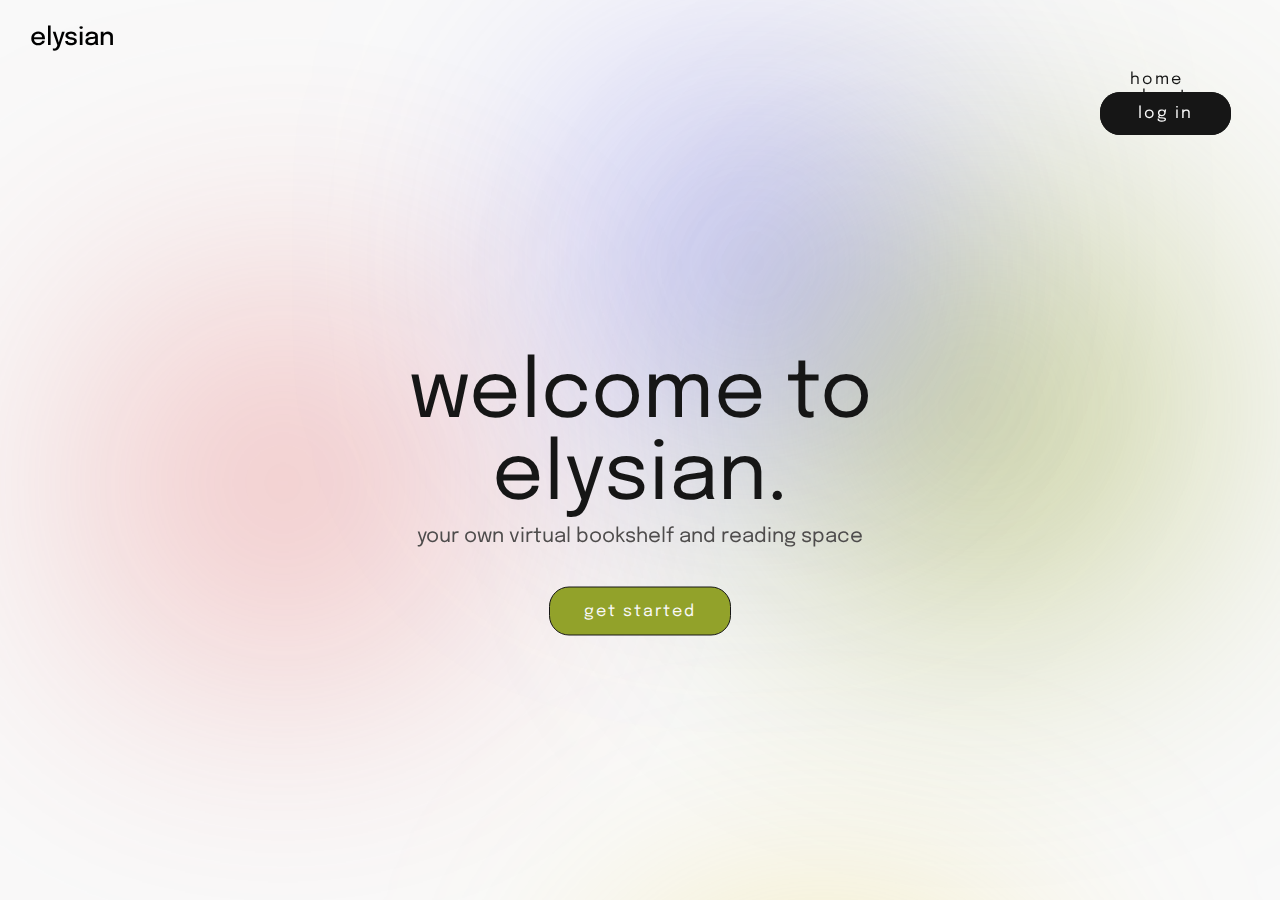
<file: index.html>
<!DOCTYPE html>
<html lang="en">
<head>
    <meta charset="UTF-8">
    <meta name="viewport" content="width=device-width, initial-scale=1.0">
    <link rel="preconnect" href="https://fonts.googleapis.com">
    <link rel="preconnect" href="https://fonts.gstatic.com" crossorigin>
    <link href="https://fonts.googleapis.com/css2?family=Epilogue:ital,wght@0,100..900;1,100..900&display=swap" rel="stylesheet">
    <link rel="stylesheet" href="style.css" />
    <link rel="icon" type="image/x-icon" href="assets/logo.png">
    <title>elysian</title>
</head>
<body>
    <div class="decoration">
        <div class="circle1"></div>
        <div class="circle2"></div>
        <div class="circle3"></div>
        <div class="circle4"></div>
    </div>
    <div class="main">
        <div class="navbar">
            <div id="title1">elysian</div>
            <div id="links">
                <a href="index.html" id="l">home</a>
                <a href="about.html" id="l">about</a>
                <a href="#loginpage" id="l2">log in</a>
            </div>
        </div>
        <div class="main-container">
            <div class="heading">welcome to elysian.</div>
            <div class="subtitle">your own virtual bookshelf and reading space</div>
            <div class="b1"><a href="#loginpage" id="sign">get started</a></div>
        </div>
    </div>
</body>
</html>
</file>
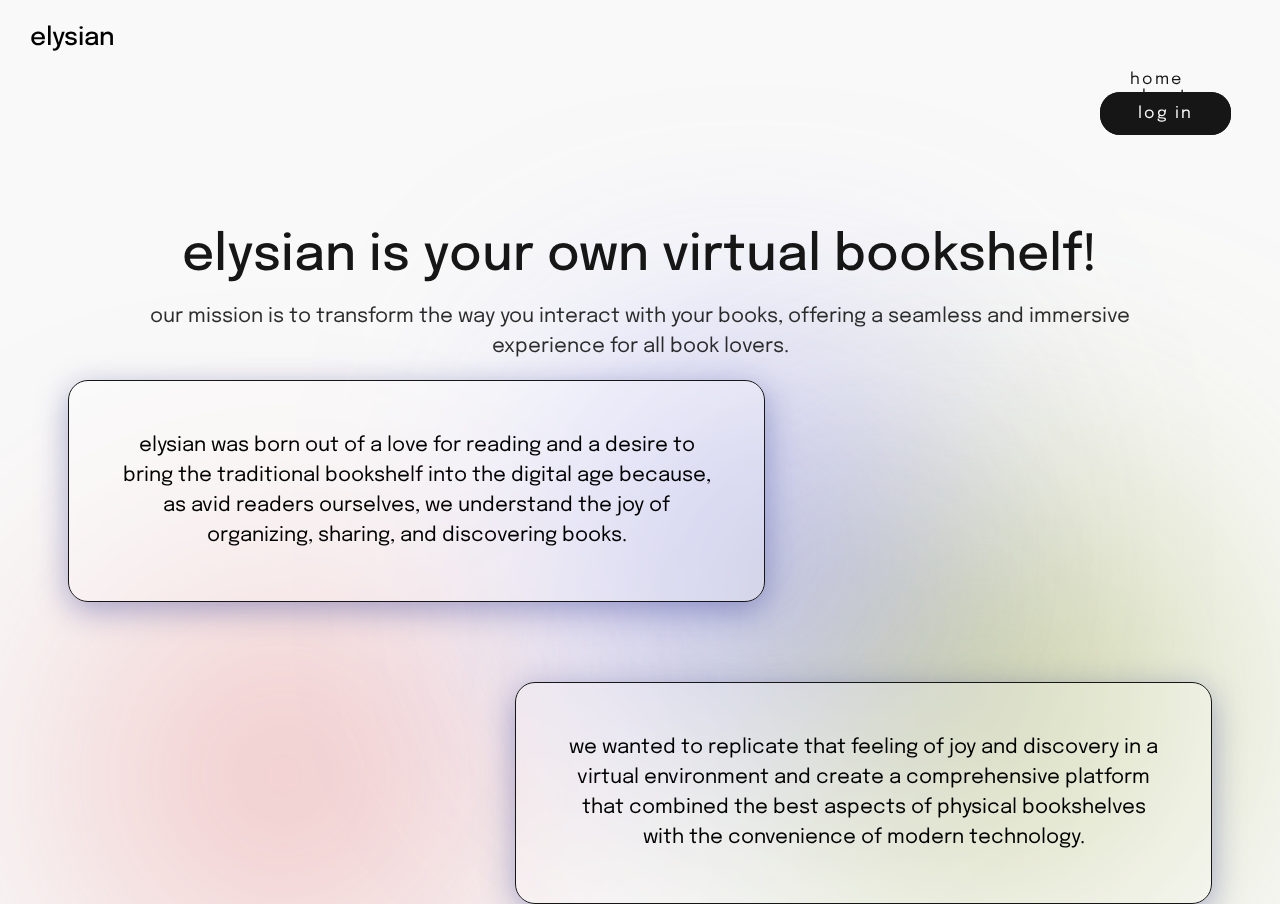
<file: about.html>
<!DOCTYPE html>
<html lang="en">
<head>
    <meta charset="UTF-8">
    <meta name="viewport" content="width=device-width, initial-scale=1.0">
    <link rel="preconnect" href="https://fonts.googleapis.com">
    <link rel="preconnect" href="https://fonts.gstatic.com" crossorigin>
    <link href="https://fonts.googleapis.com/css2?family=Epilogue:ital,wght@0,100..900;1,100..900&display=swap" rel="stylesheet">
    <link rel="stylesheet" href="style.css" />
    <link rel="icon" type="image/x-icon" href="assets/logo.png">
    <title>elysian about</title>
</head>
<body>
    <div class="decoration">
        <div class="circle1"></div>
        <div class="circle2"></div>
        <div class="circle3"></div>
        <div class="circle4"></div>
    </div>
    <div class="main">
        <div class="navbar">
            <div id="title1">elysian</div>
            <div id="links">
                <a href="index.html" id="l">home</a>
                <a href="about.html" id="l">about</a>
                <a href="#loginpage" id="l2" onclick="openForm()">log in</a>
            </div>
        </div>
        <div class="main-container-about">
            <div id="head">elysian is your own virtual bookshelf!</div>
            <div id="sub">our mission is to transform the way you interact with your books, offering a seamless and immersive experience for all book lovers.</div>
        </div>
        <div class="overview-container">
            <div id="sub2">elysian was born out of a love for reading and a desire to bring the traditional bookshelf into the digital age because, as avid readers ourselves, we understand the joy of organizing, sharing, and discovering books.</div>
            <div id="sub3">we wanted to replicate that feeling of joy and discovery in a virtual environment and create a comprehensive platform that combined the best aspects of physical bookshelves with the convenience of modern technology.</div>
        </div>
        <div class="features">
            
        </div>
        <div id="loginPage">
            <form action="/action_page.php">
                <div id="log">Log In</div>
                <div id="signupp">Don't have an account? <button type="button" id="sign2" onclick="openForm2()">sign up</button></div><br>
                <div id="userr">Username</div>
                <input type="text" placeholder="Enter username"><br>
                <div id="pwd">Password</div>
                <input type="password" placeholder="Enter password"><br>
                <button type="submit" id="login1">l o g&emsp;i n</button><br>
                <button type="button" id="close" onclick="closeForm()">close</button>
            </form>
        </div>
        <div id="signupPage">
            <form action="/action_page.php">
                <div id="reg">Register</div>
                <div class="firstname">
                    <div id="fn">First name*</div>
                <input type="text" placeholder="First name" id="infn">
                </div>
                <div class="lastname">
                    <div id="ln">Last name</div>
                <input type="text" placeholder="Last name" id="inln">
                </div>
                <div id="mail">Email ID*</div>
                <input type="text" placeholder="Enter a valid email id"><br>
                <div id="age">Birthday</div>
                <input type="date"><br>
                <div id="pwd2">Password*</div>
                <input type="password" placeholder="Enter password"><br>
                <div id="confirmpwd">Confirm Password*</div>
                <input type="password" placeholder="Enter password"><br>
                <button type="submit" id="register">r e g i s t e r</button><br>
                <button type="button" id="close" onclick="closeForm2()">close</button>
            </form>
        </div>
    </div>
    <script src="script.js"></script>
</body>
</html>
</file>
<file: style.css>
body {
    background-color: #f9f9f9;
    font-family: "Epilogue", sans-serif;
}

.decoration {
    z-index: 0;
    margin-top: 100px;
    position: fixed;
}

.circle1,.circle2,.circle3,.circle4 {
    border-radius: 50%;
}

.circle1 {
    background-color: rgba(225, 86, 88,0.45);
    width: 350px;
    height: 350px;
    filter: blur(150px);
    margin-left: 100px;
    margin-top: 200px;
    float: left;
}

.circle2 {
    background-color: rgba(146, 162, 42,0.55);
    width: 400px;
    height: 400px;
    filter: blur(150px);
    margin-top: 100px;
    margin-right: 100px;
    float: right;
}

.circle3 {
    background-color: rgba(234, 208, 50,0.8);
    width: 290px;
    height: 250px;
    filter: blur(150px);
    margin-top: 370px;
    margin-left: 220px;
    float: left;
}

.circle4 {
    background-color: rgba(94, 94, 244,0.65);
    width: 290px;
    height: 300px;
    filter: blur(150px);
    margin-top: 5px;
    margin-left: 600px;
}

.main {
    z-index: 2;
}

.navbar {
    top: 50%;
    padding: 10px;
    background-color: transparent;
    position: absolute;
    top: 0%;
    left: 0%;
    transform: translate(0,0);
}

#title1 {
    font-size: 25px;
    font-weight: 500;
    margin-left: 20px;
    margin-top: 15px;
    float: left;
}

#title1:hover {
    cursor: pointer;
}

#links {
    float: right;
    margin-left: 1090px;
    margin-top: 20px;
}

#l {
    color: #161616;
    padding: 30px;
}

#l:hover {
    color: rgba(31, 38, 135, 0.65);
}

#l2 {
    background-color: #161616;
    color: #f9f9f9;
    border-radius: 20px;
    border: #161616 thin solid;
    padding: 12px 37px 12px 37px;
}

#l2:hover {
    background-color: rgb(225, 86, 88);
}

.main-container {
    position: absolute;
    top: 50%;
    left: 50%;
    transform: translate(-50%,-50%);
    text-align: center;
    background-color: transparent;
}

.heading {
    color: #161616;
    font-size: 80px;
}

.subtitle {
    font-size: 20px;
    color: #4e4c4c;
    margin-top: 8px;
}

a {
    text-decoration: none;
    letter-spacing: 2px;
}

#sign {
    color: #f9f9f9;
}

.b1 {
    border-radius: 20px;
    border: #161616 thin solid;
    margin-top: 40px;
    background-color: rgb(146, 162, 42);
    padding: 15px;
    width: 150px;
    position: absolute;
    left: 50%;
    transform: translate(-50%,0);
    color: #f9f9f9;
}

.b1:hover {
    background-color: rgb(225, 86, 88);
    border: #161616 thin solid;
    border-radius: 20px;
    cursor: pointer;
}

/*about page*/

.main-container-about {
    position: absolute;
    top: 30%;
    left: 50%;
    transform: translate(-50%,-30%);
    text-align: center;
}

#head {
    font-size: 50px;
    width: 1000px;
    font-weight: 500;
    color: #161616;
}

#sub {
    margin-top: 20px;
    font-size: 20px;
    line-height: 1.5;
    color: #161616;
    opacity: 0.9;
}

#sub2 {
    margin-top: 80px;
    font-size: 20px;
    float: left;
    text-align: center;
    line-height: 1.5;
    border: #161616 thin solid;
    padding: 50px;
    border-radius: 20px;
    width: 595px;
    background: rgba(255, 255, 255, 0.25);
    box-shadow: 0 8px 32px 0 rgba(31, 38, 135, 0.37);
    backdrop-filter: blur(4px);
    -webkit-backdrop-filter: blur(4px);
}

.overview-container {
    margin-top: 300px;
    margin-left: 60px;
    margin-right: 60px;
}

#sub3 {
    margin-top: 80px;
    font-size: 20px;
    float: right;
    text-align: center;
    line-height: 1.5;
    border: #161616 thin solid;
    padding: 50px;
    border-radius: 20px;
    width: 595px;
    background: rgba(255, 255, 255, 0.25);
    box-shadow: 0 8px 32px 0 rgba(31, 38, 135, 0.37);
    backdrop-filter: blur(4px);
    -webkit-backdrop-filter: blur(4px);
}

.features {
    line-height: 2;
    font-size: 20px;
    float: right;
    text-align: right;
}

html::-webkit-scrollbar {
    width: 10px;
}

html::-webkit-scrollbar-track {
    background-color: transparent;
}
 
  html::-webkit-scrollbar-thumb {
    background: #161616;
    opacity: 0.5;
    border-radius: 30px;
}

/*login/signup section*/

#loginPage {
    text-align: center;
    position: fixed;
    top: 50%;
    left: 50%;
    transform: translate(-50%,-50%);
    padding: 50px;
    padding-bottom: 30px;
    border: #161616 thin solid;
    border-radius: 20px;
    background: rgba(249, 249, 249, 1);
    box-shadow: 0 8px 32px 0 rgba(31, 38, 135, 0.37);
    backdrop-filter: blur(4px);
    -webkit-backdrop-filter: blur(4px);
    line-height: 2.1;
}

#log,#reg {
    text-align: center;
    font-weight: 650;
    font-size: 22px;
}

input[type="text"],
input[type="password"],
input[type="date"] {
  margin-top: 5px;
  margin-bottom: 20px;
  padding: 15px;
  border: #161616 thin solid;
  border-radius: 20px;
  font-family: "Epilogue", sans-serif;
  width: 220px;
}

button[type="submit"] {
    width: 200px;
    margin-top: 20px;
    background-color: rgb(225, 86, 88);
    border: #161616 thin solid;
    border-radius: 20px;
    padding: 15px;
    font-family: "Epilogue", sans-serif;
    color: #f9f9f9;
}

button[type="submit"]:hover {
    background-color: #161616;
    cursor: pointer;
}

button[type="button"] {
    font-family: "Epilogue", sans-serif;
    border: none;
    background-color: transparent;
    color: rgba(0, 0, 0, 0.65);
}

#userr,#pwd,#pwd2,#confirmpwd,#fn,#ln,#age,#mail {
    text-align: left;
}

#pwd2,#confirmpwd,#fn,#ln,#age,#mail {
    font-size: 13.5px;
}

.firstname {
    float: left;
}

.lastname {
    float: right;
}

#infn, #inln {
    width: 80px;
}

#close {
    width: 200px;
}

#close:hover {
    cursor: pointer;
    color: red;
}

#sign2 {
    color: rgb(146, 162, 42);
}

#sign2:hover {
    cursor: pointer;
    color: rgba(31, 38, 135, 0.75);
}

#signupp {
    font-size: 13px;
    margin-top: 0px;
}

#part {
    letter-spacing: -1.2px;
    color: rgba(0, 0, 0, 0.35);
}

#signupPage {
    text-align: center;
    position: fixed;
    top: 50%;
    left: 50%;
    transform: translate(-50%,-50%);
    padding: 50px;
    padding-bottom: 30px;
    border: #161616 thin solid;
    border-radius: 20px;
    background: rgba(249, 249, 249, 1);
    box-shadow: 0 8px 32px 0 rgba(31, 38, 135, 0.37);
    backdrop-filter: blur(4px);
    -webkit-backdrop-filter: blur(4px);
    line-height: 2.1;
    opacity: 1;
}
</file>
